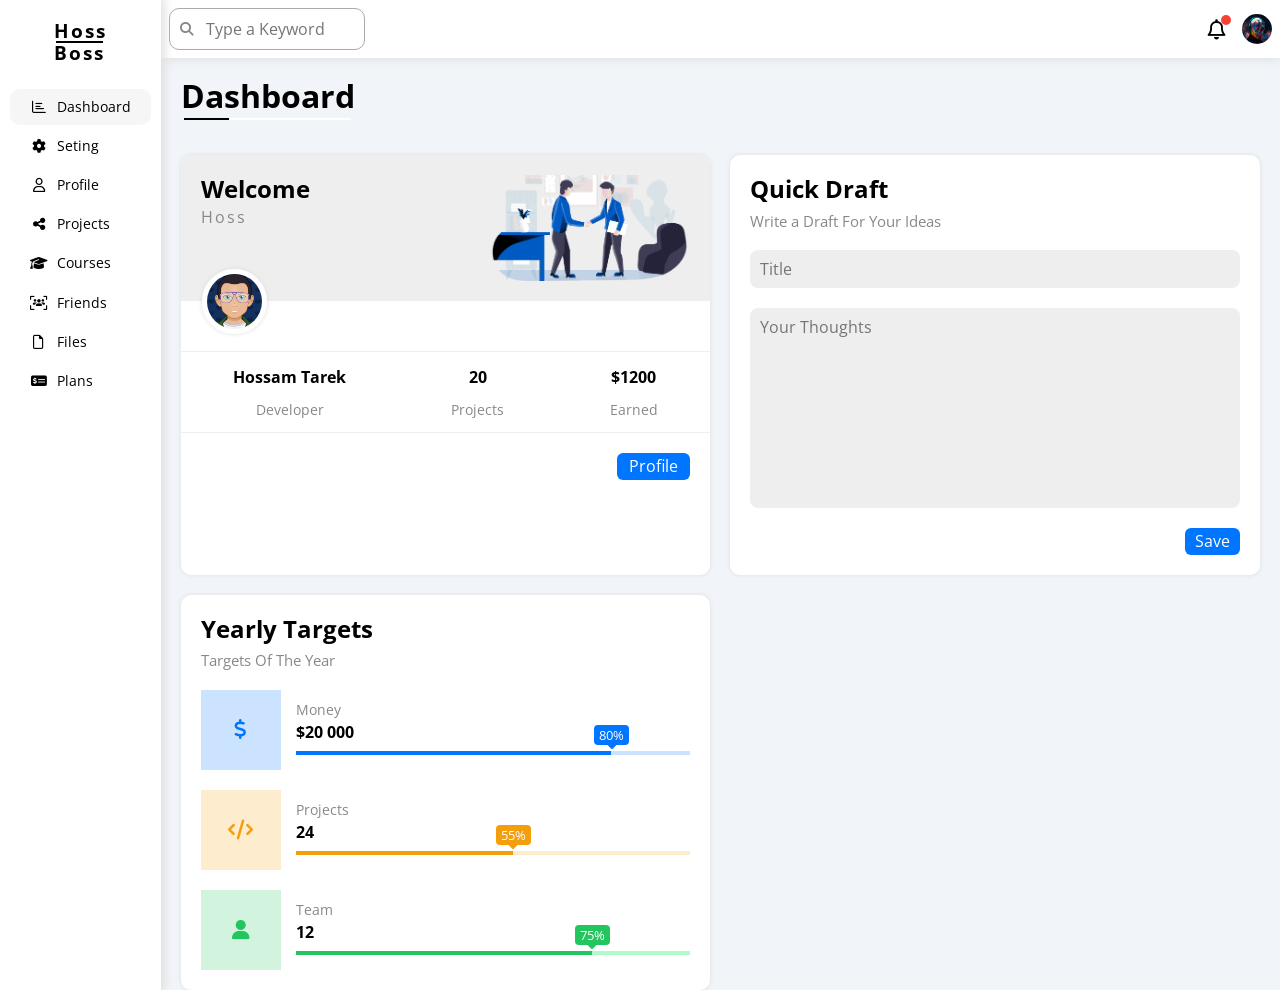
<file: index.html>
<!DOCTYPE html>
<html lang="en">
  <head>
    <meta charset="UTF-8" />
    <meta http-equiv="X-UA-Compatible" content="IE=edge" />
    <meta name="viewport" content="width=device-width, initial-scale=1.0" />

    <link rel="apple-touch-icon" href="assets/img/apple-icon.png" />
    <link
      rel="shortcut icon"
      type="image/x-icon"
      href="assets/img/favicon.ico"
    />
    <link rel="stylesheet" href="css/normalize.css" />
    <link rel="stylesheet" href="css/all.min.css" />
    <link rel="stylesheet" href="css/master.css" />
    <link rel="preconnect" href="https://fonts.googleapis.com" />
    <link rel="preconnect" href="https://fonts.gstatic.com" crossorigin />
    <link
      href="https://fonts.googleapis.com/css2?family=Open+Sans:wght@300;500;600;700&display=swap"
      rel="stylesheet"
    />
    <title>Dashboard</title>
  </head>
  <body>
    <div class="page">
      <div class="sidebar">
        <h3><span>Hoss</span><span>Boss</span></h3>
        <ul>
          <li>
            <a class="active" href="index.html">
              <i class="fa-regular fa-chart-bar fa-fw"></i>
              <span>Dashboard</span>
            </a>
          </li>
          <li>
            <a href="#">
              <i class="fa-solid fa-gear fa-fw"></i>
              <span>Seting</span>
            </a>
          </li>
          <li>
            <a href="#">
              <i class="fa-regular fa-user fa-fw"></i>
              <span>Profile</span>
            </a>
          </li>
          <li>
            <a href="#">
              <i class="fa-solid fa-share-nodes fa-fw"></i>
              <span>Projects</span>
            </a>
          </li>
          <li>
            <a href="#">
              <i class="fa-solid fa-graduation-cap fa-fw"></i>
              <span>Courses</span>
            </a>
          </li>
          <li>
            <a href="#">
              <i class="fa-solid fa-users-viewfinder fa-fw"></i>
              <span>Friends</span>
            </a>
          </li>
          <li>
            <a href="#">
              <i class="fa-regular fa-file fa-fw"></i>
              <span>Files</span>
            </a>
          </li>
          <li>
            <a href="#">
              <i class="fa-solid fa-money-check-dollar fa-fw"></i>
              <span>Plans</span>
            </a>
          </li>
        </ul>
      </div>
      <!-- Start Content -->
      <div class="content">
        <!-- Start Head -->
        <div class="head">
          <div class="search">
            <i class="fa-solid fa-magnifying-glass"></i>
            <input type="search" placeholder="Type a Keyword" />
          </div>
          <div class="prof">
            <i class="fa-regular fa-bell fa-lg"></i>
            <img src="images/prof.jpg" alt="Profile Picture" />
          </div>
        </div>
        <!-- End Head -->
        <h1>Dashboard</h1>
        <div class="wrapper">
          <div class="welcome">
            <div class="intro">
              <div>
                <h2>Welcome</h2>
                <p>Hoss</p>
              </div>
              <img class="welcome-img" src="images/welcome.png" alt="" />
              <img class="avatar" src="images/hossam.png" alt="" />
            </div>
            <div class="info">
              <div class="box">
                <h3>Hossam Tarek</h3>
                <p>Developer</p>
              </div>
              <div class="box">
                <h3>20</h3>
                <p>Projects</p>
              </div>
              <div class="box">
                <h3>$1200</h3>
                <p>Earned</p>
              </div>
            </div>
            <a href="">Profile</a>
          </div>
          <div class="draft">
            <h2>Quick Draft</h2>
            <p>Write a Draft For Your Ideas</p>
            <input type="text" placeholder="Title" class="title" />
            <form>
              <textarea class="ideas" placeholder="Your Thoughts"></textarea>
              <input class="save-btn" type="submit" value="Save" />
            </form>
          </div>
          <div class="targets">
            <h2>Yearly Targets</h2>
            <p>Targets Of The Year</p>
            <div class="box money">
              <div class="icon">
                <i class="fa-solid fa-dollar-sign fa-lg"></i>
              </div>
              <div class="content">
                <span class="targ-title">Money</span>
                <p>$20 000</p>
                <div class="progress">
                  <span style="width: 80%">
                    <span>80%</span>
                  </span>
                </div>
              </div>
            </div>
            <div class="box Projects">
              <div class="icon">
                <i class="fa-solid fa-code fa-lg"></i>
              </div>
              <div class="content">
                <span class="targ-title">Projects</span>
                <p>24</p>
                <div class="progress">
                  <span style="width: 55%">
                    <span>55%</span>
                  </span>
                </div>
              </div>
            </div>
            <div class="box team">
              <div class="icon">
                <i class="fa-solid fa-user fa-lg"></i>
              </div>
              <div class="content">
                <span class="targ-title">Team</span>
                <p>12</p>
                <div class="progress">
                  <span style="width: 75%">
                    <span>75%</span>
                  </span>
                </div>
              </div>
            </div>
          </div>
        </div>
      </div>
      <!-- End Content -->
    </div>
  </body>
</html>
</file>
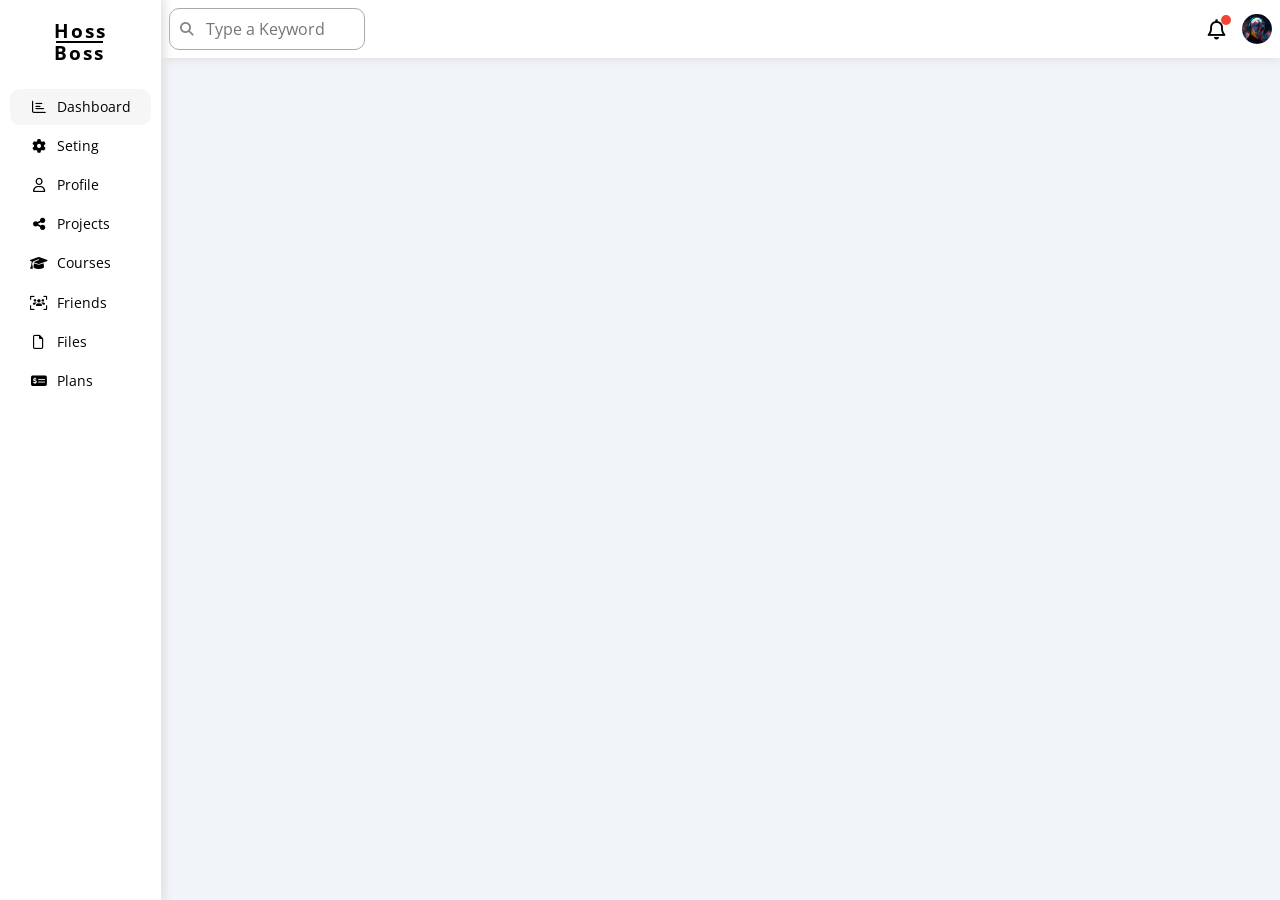
<file: imdex.html>
<!DOCTYPE html>
<html lang="en">
  <head>
    <meta charset="UTF-8" />
    <meta http-equiv="X-UA-Compatible" content="IE=edge" />
    <meta name="viewport" content="width=device-width, initial-scale=1.0" />

    <link rel="apple-touch-icon" href="assets/img/apple-icon.png" />
    <link
      rel="shortcut icon"
      type="image/x-icon"
      href="assets/img/favicon.ico"
    />
    <link rel="stylesheet" href="css/normalize.css" />
    <link rel="stylesheet" href="css/all.min.css" />
    <link rel="stylesheet" href="css/master.css" />
    <link rel="preconnect" href="https://fonts.googleapis.com" />
    <link rel="preconnect" href="https://fonts.gstatic.com" crossorigin />
    <link
      href="https://fonts.googleapis.com/css2?family=Open+Sans:wght@300;500;600;700&display=swap"
      rel="stylesheet"
    />
    <title>Dashboard</title>
  </head>
  <body>
    <div class="page">
      <div class="sidebar">
        <h3><span>Hoss</span><span>Boss</span></h3>
        <ul>
          <li>
            <a class="active" href="index.html">
              <i class="fa-regular fa-chart-bar fa-fw"></i>
              <span>Dashboard</span>
            </a>
          </li>
          <li>
            <a href="#">
              <i class="fa-solid fa-gear fa-fw"></i>
              <span>Seting</span>
            </a>
          </li>
          <li>
            <a href="#">
              <i class="fa-regular fa-user fa-fw"></i>
              <span>Profile</span>
            </a>
          </li>
          <li>
            <a href="#">
              <i class="fa-solid fa-share-nodes fa-fw"></i>
              <span>Projects</span>
            </a>
          </li>
          <li>
            <a href="#">
              <i class="fa-solid fa-graduation-cap fa-fw"></i>
              <span>Courses</span>
            </a>
          </li>
          <li>
            <a href="#">
              <i class="fa-solid fa-users-viewfinder fa-fw"></i>
              <span>Friends</span>
            </a>
          </li>
          <li>
            <a href="#">
              <i class="fa-regular fa-file fa-fw"></i>
              <span>Files</span>
            </a>
          </li>
          <li>
            <a href="#">
              <i class="fa-solid fa-money-check-dollar fa-fw"></i>
              <span>Plans</span>
            </a>
          </li>
        </ul>
      </div>
      <div class="content">
        <!-- Start Head -->
        <div class="head">
          <div class="search">
            <i class="fa-solid fa-magnifying-glass"></i>
            <input type="search" placeholder="Type a Keyword" />
          </div>
          <div class="prof">
            <i class="fa-regular fa-bell fa-lg"></i>
            <img src="images/prof.jpg" alt="Profile Picture" />
          </div>
        </div>
        <!-- End Head -->
      </div>
    </div>
  </body>
</html>
</file>
<file: css/master.css>
/* Start Global Rules */
:root {
  --main-color: #0075ff;
  --main-alt-color: #0d69d5;
  --orange-color: #f59e0b;
  --green-color: #22c55e;
  --red-color: #f44336;
  --gray-color: #888;
  --bord-color: #ccc;
  --search-dem: 10px;
  --sidebar-r-l-marg: 10px;
  --head-t-b-padd: 8px;
  --ico-space: 80px;
  --targs1-color: #0075ff;
  --targs1-alt-color: #cce3ff;
  --targs2-color: #f59e0b;
  --targs2-alt-color: #f59f0a33;
  --targs3-color: #22c55e;
  --targs3-alt-color: #22c55e33;
  --money-progress: 15%;
  --Projects-progress: 80%;
  --team-progress: 30%;
  --progress-bar-height: 4px;
  --spacers: 20px;
  --mob-spacers: 10px;
}
* {
  box-sizing: border-box;
  -webkit-box-sizing: border-box;
  -moz-box-sizing: border-box;
}
html {
  scroll-behavior: smooth;
}
body {
  font-family: "Open Sans", sans-serif;
}
::-webkit-scrollbar {
  width: 15px;
}
::-webkit-scrollbar-track {
  background-color: white;
}
::-webkit-scrollbar-thumb {
  background-color: var(--main-color);
}
::-webkit-scrollbar-thumb:hover {
  background-color: var(--main-alt-color);
}
a {
  text-decoration: none;
}
.page {
  background-color: #f1f5f9;
  min-height: 100vh;
  display: flex;
}
/* End Global Rules */
/* Start Sidebar */
.page .sidebar {
  background-color: white;
  box-shadow: 0 0 10px 3px #ddd;
  min-height: 100vh;
  min-width: max-content;
  display: flex;
  flex-direction: column;
  align-items: center;
  position: relative;
}
.sidebar h3 {
  margin: 0 var(--sidebar-r-l-marg) 16px;
  padding-top: 20px;
  display: flex;
  flex-direction: column;
  letter-spacing: 2px;
  position: relative;
}
.sidebar h3::before {
  content: "";
  position: absolute;
  width: 90%;
  height: 2px;
  left: 2px;
  bottom: 32%;
  background-color: black;
}
.sidebar ul {
  margin: var(--sidebar-r-l-marg);
  padding: 0;
}
.sidebar ul li {
  list-style: none;
  display: flex;
}
.sidebar li a {
  color: black;
  font-size: 14px;
  border-radius: 10px;
  padding: 10px 20px;
  margin-bottom: 3px;
  min-width: 100%;
  transition: 0.3s;
}
.sidebar li a:hover,
.sidebar li a.active {
  background-color: #f6f6f6;
}
.sidebar a:focus {
  background-color: #f6f6f6;
  color: var(--main-color);
}
.sidebar ul li span {
  margin-left: 5px;
}
@media (max-width: 767px) {
  :root {
    --sidebar-r-l-marg: 5px;
  }
  .sidebar h3 {
    margin: 0 var(--sidebar-r-l-marg);
    font-size: 14px;
  }
  .sidebar h3::before {
    bottom: 29%;
    left: 1px;
    height: 2px;
  }
  .sidebar ul {
    margin: 16px var(--sidebar-r-l-marg);
  }
  .sidebar li a {
    padding: 12px;
    border-radius: 10px;
  }
  .sidebar li a span {
    display: none;
  }
}
/* End Sidebar */
/* Start Content */
/* Start Head */
.page .content {
  width: 100%;
  /* overflow: hidden; */
}
.head {
  display: flex;
  justify-content: space-between;
  align-items: center;
  padding: var(--head-t-b-padd);
  background-color: white;
  box-shadow: 0 0 10px 1px #ddd;
}
.head .search {
  border-radius: 10px;
  border: 1px solid #aaa;
  display: flex;
  align-items: center;
}
.head .search i {
  font-weight: 900;
  font-size: 14px;
  color: var(--gray-color);
  padding: var(--search-dem);
}
.head .search input {
  margin: var(--search-dem) var(--search-dem) var(--search-dem) 0;
  width: 150px;
  border: none;
  animation: width 0.3s;
}
.head .search input:focus {
  outline: none;
}
.head .search input:focus::placeholder {
  opacity: 0;
}
.head .prof {
  display: flex;
  align-items: center;
  gap: 6px;
}
.head .prof i {
  padding-right: 10px;
  position: relative;
}
.head .prof i::after {
  content: "";
  position: absolute;
  right: 5px;
  top: -14px;
  width: 10px;
  height: 10px;
  border-radius: 50%;
  background-color: var(--red-color);
}
.head .prof img {
  width: 30px;
  border-radius: 50%;
}
@media (max-width: 265px) {
  .head .search {
    display: none;
  }
  .head .prof {
    margin: 8px 0;
  }
}
@media (max-width: 350px) {
  .head {
    flex-direction: column;
    gap: var(--mob-spacers);
    padding: 5px;
  }
  .head .prof img {
    width: 20px;
  }
}
@media (max-width: 767px) {
  :root {
    --search-dem: 5px;
    --head-t-b-padd: 5px;
  }
}
/* End Head */
/* Start Main Title H 1 */
.page h1 {
  position: relative;
  margin: 20px 20px 40px;
  width: fit-content;
}
.page h1::before,
.page h1::after {
  content: "";
  position: absolute;
  bottom: -5px;
  height: 2px;
}
.page h1::before {
  background-color: black;
  width: 95%;
  left: 2%;
}
.page h1::after {
  background-color: white;
  width: 70%;
  right: 2%;
  border-top-left-radius: 0;
  border-bottom-left-radius: 0;
}
/* End Main Title H 1 */
.wrapper {
  display: grid;
  grid-template-columns: repeat(auto-fill, minmax(450px, 1fr));
  gap: var(--spacers);
  margin-right: var(--spacers);
  margin-left: var(--spacers);
}
.wrapper > div {
  background-color: white;
  border-radius: 10px;
  overflow: hidden;
  box-shadow: 0 0 5px #ddd;
  padding: var(--spacers);
}
.wrapper > div h2 {
  margin-top: 0;
}
@media (max-width: 767px) {
  .wrapper {
    grid-template-columns: minmax(200px, 1fr);
    gap: var(--mob-spacers);
    margin-right: var(--mob-spacers);
    margin-left: var(--mob-spacers);
  }
  .wrapper > div {
    display: block;
    padding: var(--mob-spacers);
  }
}
/* End Content */

/* Start Welcome Widget */
.wrapper .welcome {
  padding-left: 0;
  padding-top: 0;
  padding-right: 0;
}
.wrapper .welcome .intro {
  background-color: #eee;
  display: flex;
  justify-content: space-between;
  padding: var(--spacers);
  position: relative;
}
.wrapper .welcome .intro h2 {
  margin: 0;
}
.wrapper .welcome .intro p {
  margin-top: 5px;
  color: var(--gray-color);
  letter-spacing: 2px;
}
.wrapper .welcome .intro .welcome-img {
  max-width: 200px;
}
.wrapper .welcome .avatar {
  border-radius: 50%;
  width: 65px;
  border: 5px solid white;
  bottom: -23%;
  left: 4%;
  position: absolute;
  box-shadow: 0 0 5px #ddd;
}
.wrapper .welcome .info {
  display: flex;
  justify-content: space-around;
  border-top: 1px solid #eee;
  border-bottom: 1px solid #eee;
  margin-top: 50px;
  margin-bottom: var(--spacers);
  text-align: center;
}
.wrapper .welcome .info .box h3 {
  font-size: 16px;
}
.wrapper .welcome .info .box p {
  font-size: 14px;
  color: var(--gray-color);
}
.wrapper .welcome a {
  background-color: var(--main-color);
  color: white;
  padding: 4px 12px;
  border-radius: 6px;
  display: block;
  width: fit-content;
  margin: 0 20px 0 auto;
  transition: 0.3s;
}
.wrapper .welcome a:hover {
  background-color: var(--main-alt-color);
}
@media (max-width: 430px) {
  .wrapper .welcome .intro {
    display: flex;
    justify-content: center;
  }
  .wrapper .welcome .intro .welcome-img {
    display: none;
  }
  .wrapper .welcome .avatar {
    top: 75%;
    left: 50%;
    transform: translateX(-50%);
  }
  .wrapper .welcome .info {
    flex-direction: column;
  }
  .wrapper .welcome .info .box h3 {
    font-size: 14px;
  }
  .wrapper .welcome .info .box p {
    font-size: 12px;
  }
  .wrapper .welcome a {
    margin: auto;
  }
}
@media (max-width: 767px) {
  .wrapper .welcome .intro {
    padding: var(--mob-spacers);
  }
  .wrapper .welcome .intro p {
    text-align: center;
  }
  .wrapper .welcome .info {
    margin-bottom: var(--mob-spacers);
  }
}
/* End Welcome Widget */
/* Start Draft Widget */
.wrapper .draft h2 {
  margin-top: 0;
  margin-bottom: 10px;
}
.wrapper .draft > p {
  color: var(--gray-color);
  margin-top: 0;
  margin-bottom: 20px;
  font-size: 15px;
}
.wrapper .draft .title,
.wrapper .draft .ideas {
  display: block;
  width: 100%;
  border: none;
  background-color: #eee;
  padding: 10px;
  border-radius: 8px;
}
.wrapper .draft .title:focus,
.wrapper .draft .ideas:focus {
  outline: none;
}
.wrapper .draft .ideas {
  margin: var(--spacers) 0 var(--spacers) 0;
  height: 200px;
  resize: none;
}
.wrapper .draft .save-btn {
  display: block;
  width: fit-content;
  margin-left: auto;
  background-color: var(--main-color);
  color: white;
  padding: 4px 10px;
  border-radius: 6px;
  border: none;
  cursor: pointer;
  transition: 0.3s;
}
.wrapper .draft .save-btn:hover {
  background-color: var(--main-alt-color);
}
@media (max-width: 767px) {
  .wrapper .draft .ideas {
    margin: var(--mob-spacers) 0 var(--mob-spacers) 0;
  }
}
@media (max-width: 430px) {
  .wrapper .draft .save-btn {
    margin: auto;
  }
}
/* End Draft Widget */
/* Start Yearly Target */
.targets h2 {
  margin-top: 0;
  margin-bottom: 10px;
}
.targets > p {
  color: var(--gray-color);
  font-size: 15px;
  margin-top: 0;
  margin-bottom: 20px;
}
.targets .box:not(:last-child) {
  margin-bottom: 20px;
}
.targets .box {
  display: flex;
}
.targets .box .content {
  padding-top: 10px;
}
.targets .box .icon {
  display: flex;
  justify-content: center;
  align-items: center;
  min-width: 80px;
  height: 80px;
  margin-right: 15px;
}
.targets .money .icon {
  color: var(--targs1-color);
  background-color: var(--targs1-alt-color);
}
.targets .Projects .icon {
  color: var(--targs2-color);
  background-color: var(--targs2-alt-color);
}
.targets .team .icon {
  color: var(--targs3-color);
  background-color: var(--targs3-alt-color);
}
.targets .targ-title {
  font-size: 14px;
  color: var(--gray-color);
}
.targets .box .content > p {
  margin-top: 5px;
  margin-bottom: 10px;
  font-weight: bold;
}
.targets .progress {
  position: relative;
  height: 4px;
}
.targets .money .progress {
  background-color: var(--targs1-alt-color);
}
.targets .Projects .progress {
  background-color: var(--targs2-alt-color);
}
.targets .team .progress {
  background-color: #adfcca;
}
.targets .progress > span {
  position: absolute;
  height: 100%;
}
.targets .money .progress > span {
  background-color: var(--targs1-color);
}
.targets .Projects .progress > span {
  background-color: var(--targs2-color);
}
.targets .team .progress > span {
  background-color: var(--targs3-color);
}
.targets .progress > span span {
  position: absolute;
  bottom: 10px;
  right: -18px;
  font-size: 13px;
  padding: 3px 5px;
  border-radius: 4px;
  color: white;
}
.targets .money .progress > span span {
  background-color: var(--targs1-color);
}
.targets .Projects .progress > span span {
  background-color: var(--targs2-color);
}
.targets .team .progress > span span {
  background-color: var(--targs3-color);
}
.targets .progress > span span::after {
  content: "";
  position: absolute;
  width: 1px;
  height: 1px;
  border: 4px solid;
  left: 50%;
  transform: translateX(-50%);
  bottom: -9px;
}
.targets .money .progress > span span::after {
  border-color: var(--targs1-color) transparent transparent;
}
.targets .Projects .progress > span span::after {
  border-color: var(--targs2-color) transparent transparent;
}
.targets .team .progress > span span::after {
  border-color: var(--targs3-color) transparent transparent;
}
/* End Yearly Target */
</file>
